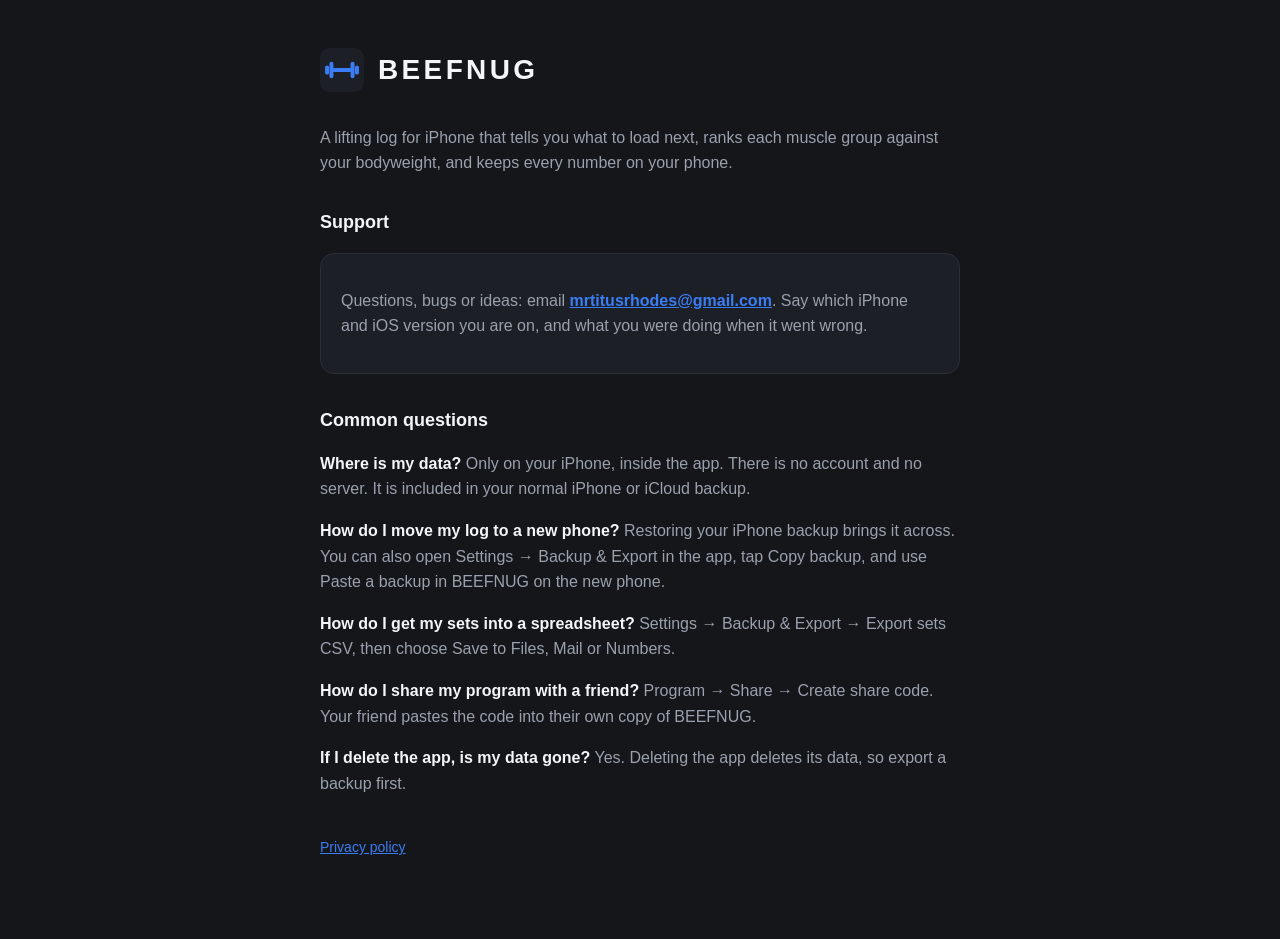
<file: index.html>
<!doctype html>
<html lang="en"><head><meta charset="utf-8"><meta name="viewport" content="width=device-width,initial-scale=1">
<title>BEEFNUG — Support</title><link rel="stylesheet" href="style.css"></head>
<body><main>
<header><svg viewBox="0 0 100 100" aria-hidden="true"><rect width="100" height="100" rx="22" fill="#1C1F25"/><g fill="none" stroke="#3B7DF5" stroke-width="9" stroke-linecap="round"><path d="M26 36v28M16 44v12M74 36v28M84 44v12M26 50h48"/></g></svg><h1>BEEFNUG</h1></header>
<p>A lifting log for iPhone that tells you what to load next, ranks each muscle group against your bodyweight, and keeps every number on your phone.</p>

<h2>Support</h2>
<div class="card">
<p>Questions, bugs or ideas: email <strong><a href="mailto:mrtitusrhodes@gmail.com">mrtitusrhodes@gmail.com</a></strong>. Say which iPhone and iOS version you are on, and what you were doing when it went wrong.</p>
</div>

<h2>Common questions</h2>
<p><strong>Where is my data?</strong> Only on your iPhone, inside the app. There is no account and no server. It is included in your normal iPhone or iCloud backup.</p>
<p><strong>How do I move my log to a new phone?</strong> Restoring your iPhone backup brings it across. You can also open Settings → Backup &amp; Export in the app, tap Copy backup, and use Paste a backup in BEEFNUG on the new phone.</p>
<p><strong>How do I get my sets into a spreadsheet?</strong> Settings → Backup &amp; Export → Export sets CSV, then choose Save to Files, Mail or Numbers.</p>
<p><strong>How do I share my program with a friend?</strong> Program → Share → Create share code. Your friend pastes the code into their own copy of BEEFNUG.</p>
<p><strong>If I delete the app, is my data gone?</strong> Yes. Deleting the app deletes its data, so export a backup first.</p>

<nav><a href="privacy.html">Privacy policy</a></nav>
</main></body></html>
</file>
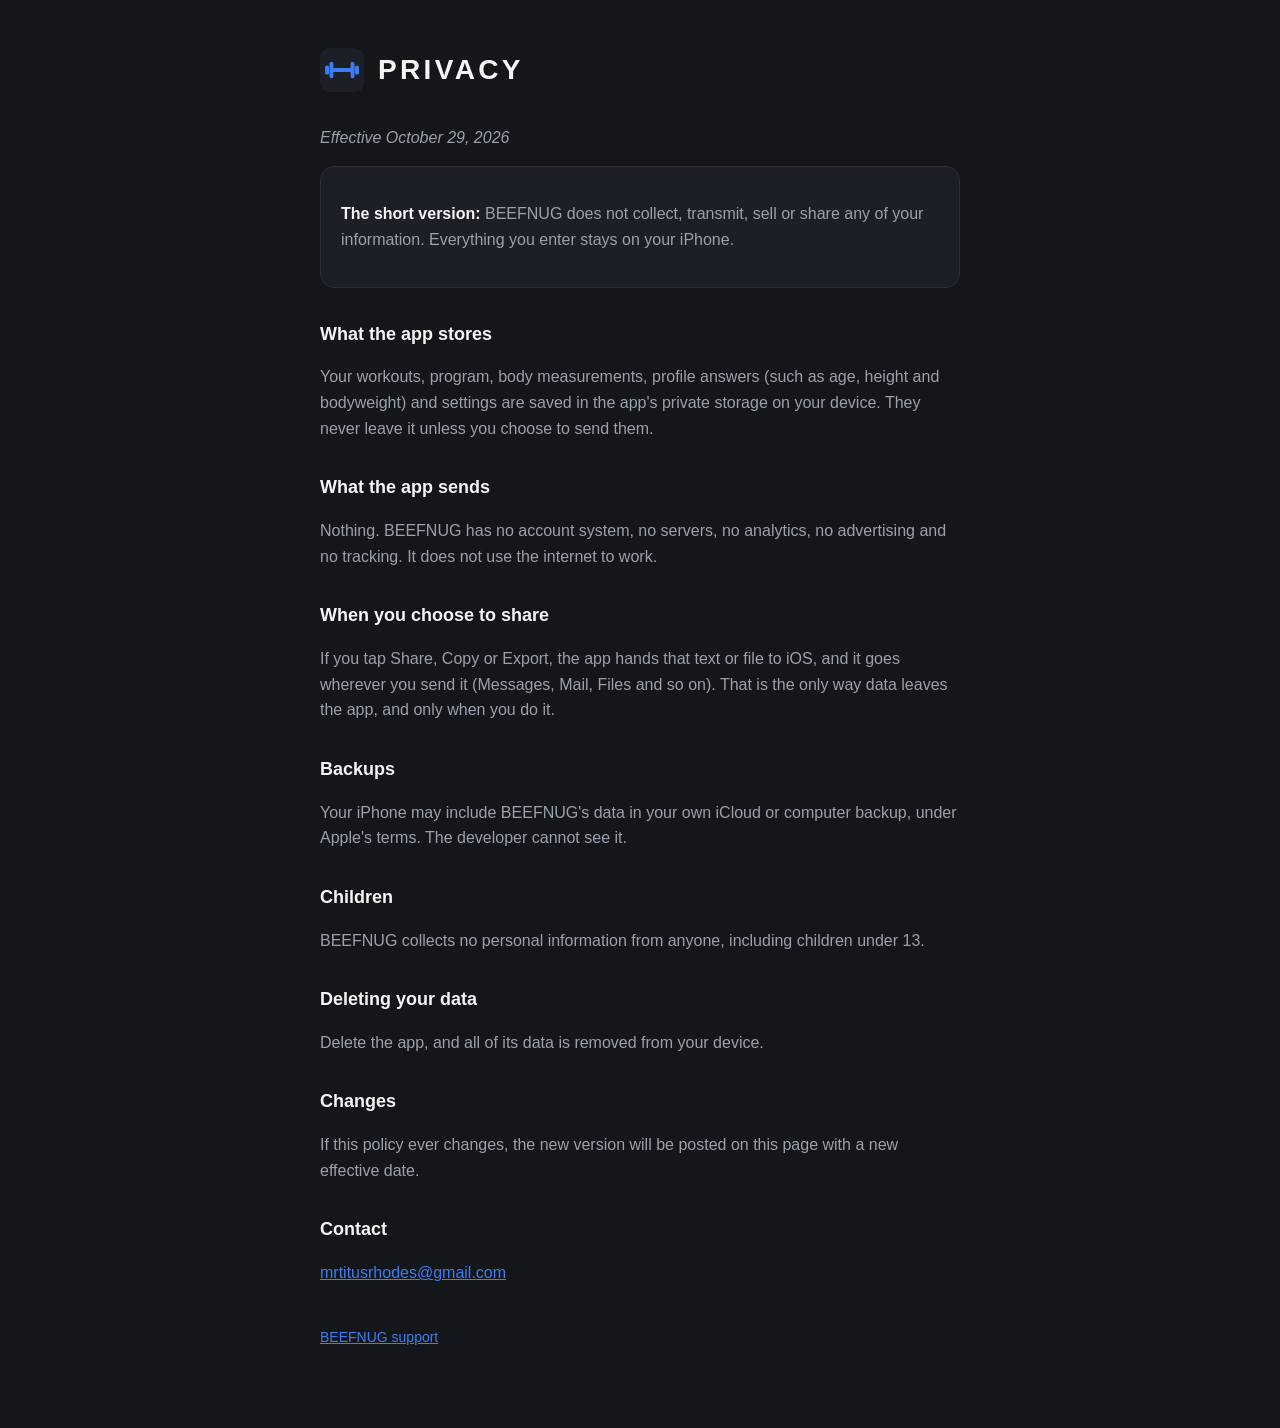
<file: privacy.html>
<!doctype html>
<html lang="en"><head><meta charset="utf-8"><meta name="viewport" content="width=device-width,initial-scale=1">
<title>BEEFNUG — Privacy Policy</title><link rel="stylesheet" href="style.css"></head>
<body><main>
<header><svg viewBox="0 0 100 100" aria-hidden="true"><rect width="100" height="100" rx="22" fill="#1C1F25"/><g fill="none" stroke="#3B7DF5" stroke-width="9" stroke-linecap="round"><path d="M26 36v28M16 44v12M74 36v28M84 44v12M26 50h48"/></g></svg><h1>Privacy</h1></header>
<p><em>Effective October 29, 2026</em></p>

<div class="card"><p><strong>The short version:</strong> BEEFNUG does not collect, transmit, sell or share any of your information. Everything you enter stays on your iPhone.</p></div>

<h2>What the app stores</h2>
<p>Your workouts, program, body measurements, profile answers (such as age, height and bodyweight) and settings are saved in the app's private storage on your device. They never leave it unless you choose to send them.</p>

<h2>What the app sends</h2>
<p>Nothing. BEEFNUG has no account system, no servers, no analytics, no advertising and no tracking. It does not use the internet to work.</p>

<h2>When you choose to share</h2>
<p>If you tap Share, Copy or Export, the app hands that text or file to iOS, and it goes wherever you send it (Messages, Mail, Files and so on). That is the only way data leaves the app, and only when you do it.</p>

<h2>Backups</h2>
<p>Your iPhone may include BEEFNUG's data in your own iCloud or computer backup, under Apple's terms. The developer cannot see it.</p>

<h2>Children</h2>
<p>BEEFNUG collects no personal information from anyone, including children under 13.</p>

<h2>Deleting your data</h2>
<p>Delete the app, and all of its data is removed from your device.</p>

<h2>Changes</h2>
<p>If this policy ever changes, the new version will be posted on this page with a new effective date.</p>

<h2>Contact</h2>
<p><a href="mailto:mrtitusrhodes@gmail.com">mrtitusrhodes@gmail.com</a></p>

<nav><a href="index.html">BEEFNUG support</a></nav>
</main></body></html>
</file>
<file: style.css>
:root{--bg:#14161A;--card:#1C1F25;--line:#2A2E36;--text:#F4F5F7;--dim:#9AA1AD;--accent:#3B7DF5}
*{box-sizing:border-box}
body{margin:0;background:var(--bg);color:var(--text);font:16px/1.6 -apple-system,BlinkMacSystemFont,'Segoe UI',Roboto,sans-serif}
main{max-width:680px;margin:0 auto;padding:48px 20px 80px}
header{display:flex;align-items:center;gap:14px;margin-bottom:32px}
header svg{width:44px;height:44px;flex:none}
h1{font-size:28px;letter-spacing:.12em;margin:0;text-transform:uppercase}
h2{font-size:18px;margin:32px 0 8px}
p,li{color:var(--dim)}
strong{color:var(--text)}
a{color:var(--accent)}
.card{background:var(--card);border:1px solid var(--line);border-radius:14px;padding:18px 20px;margin:16px 0}
nav{margin-top:40px;font-size:14px;color:var(--dim)}
</file>
